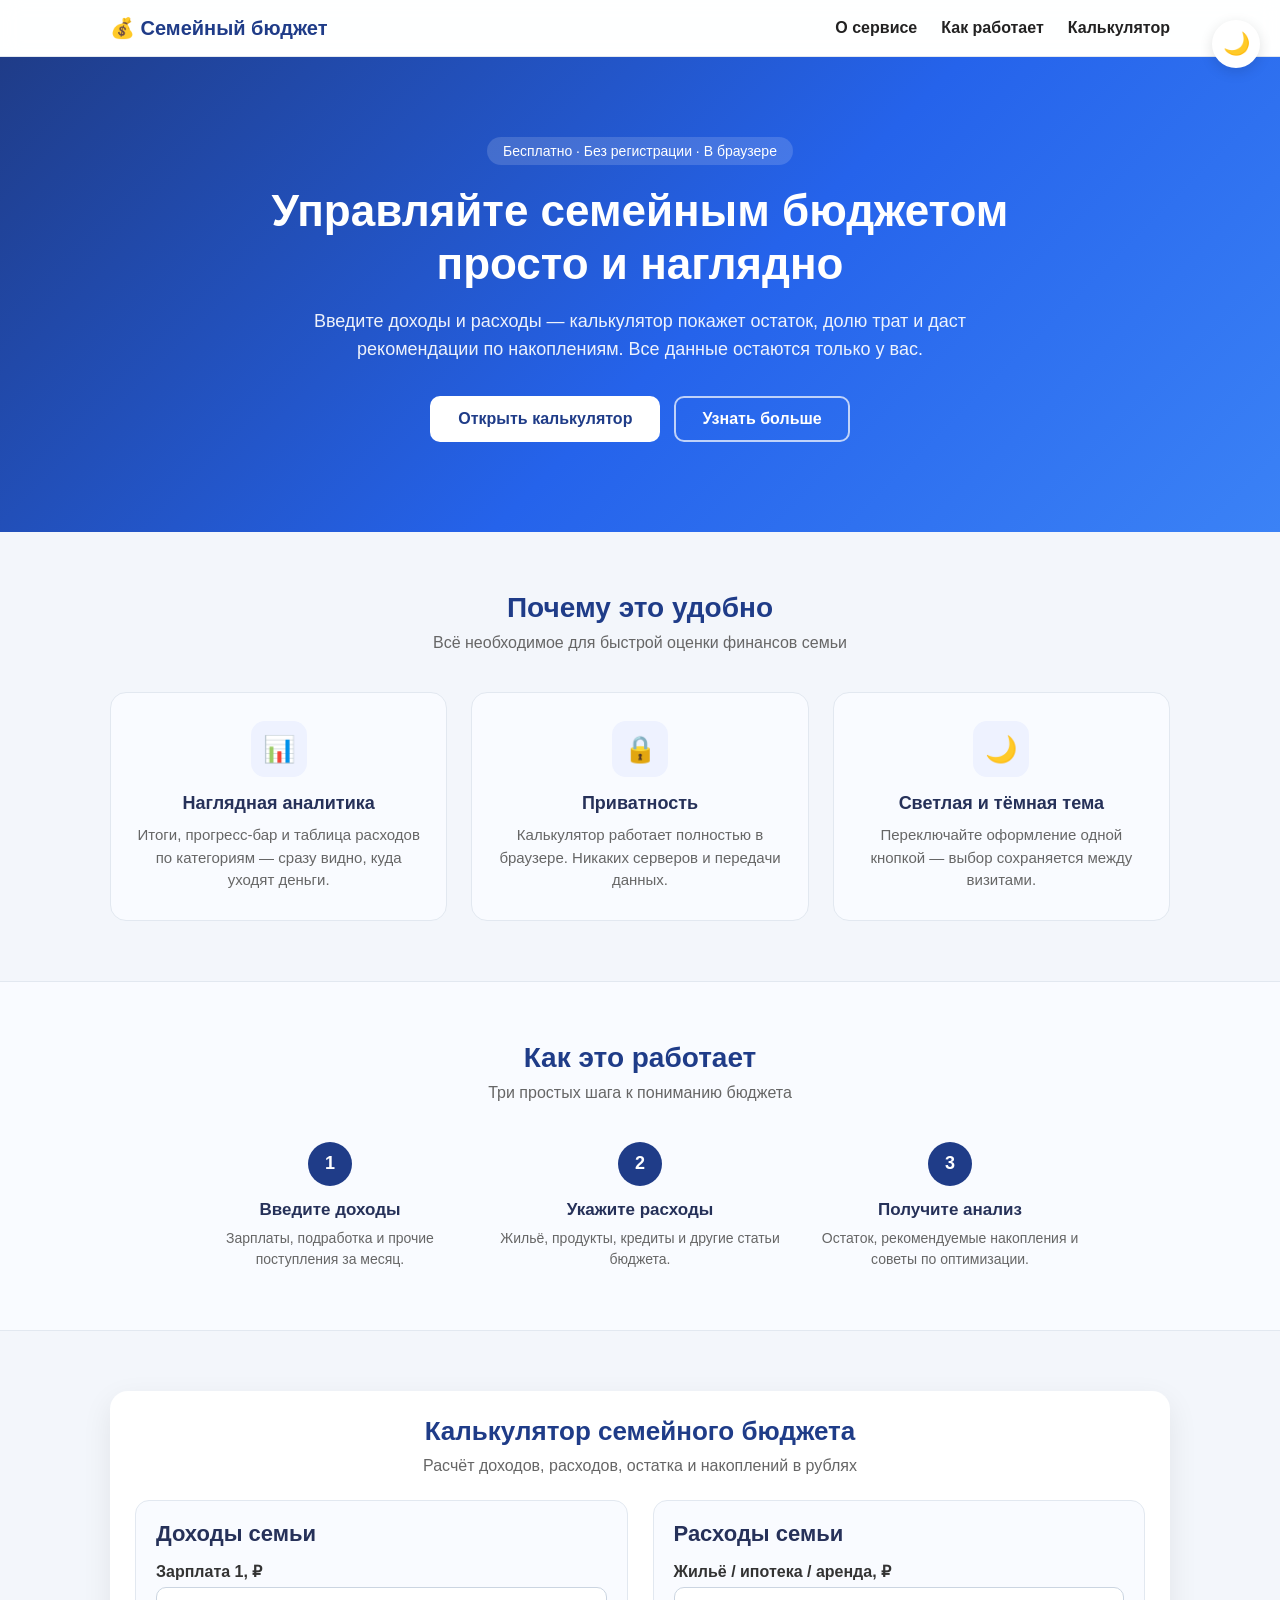
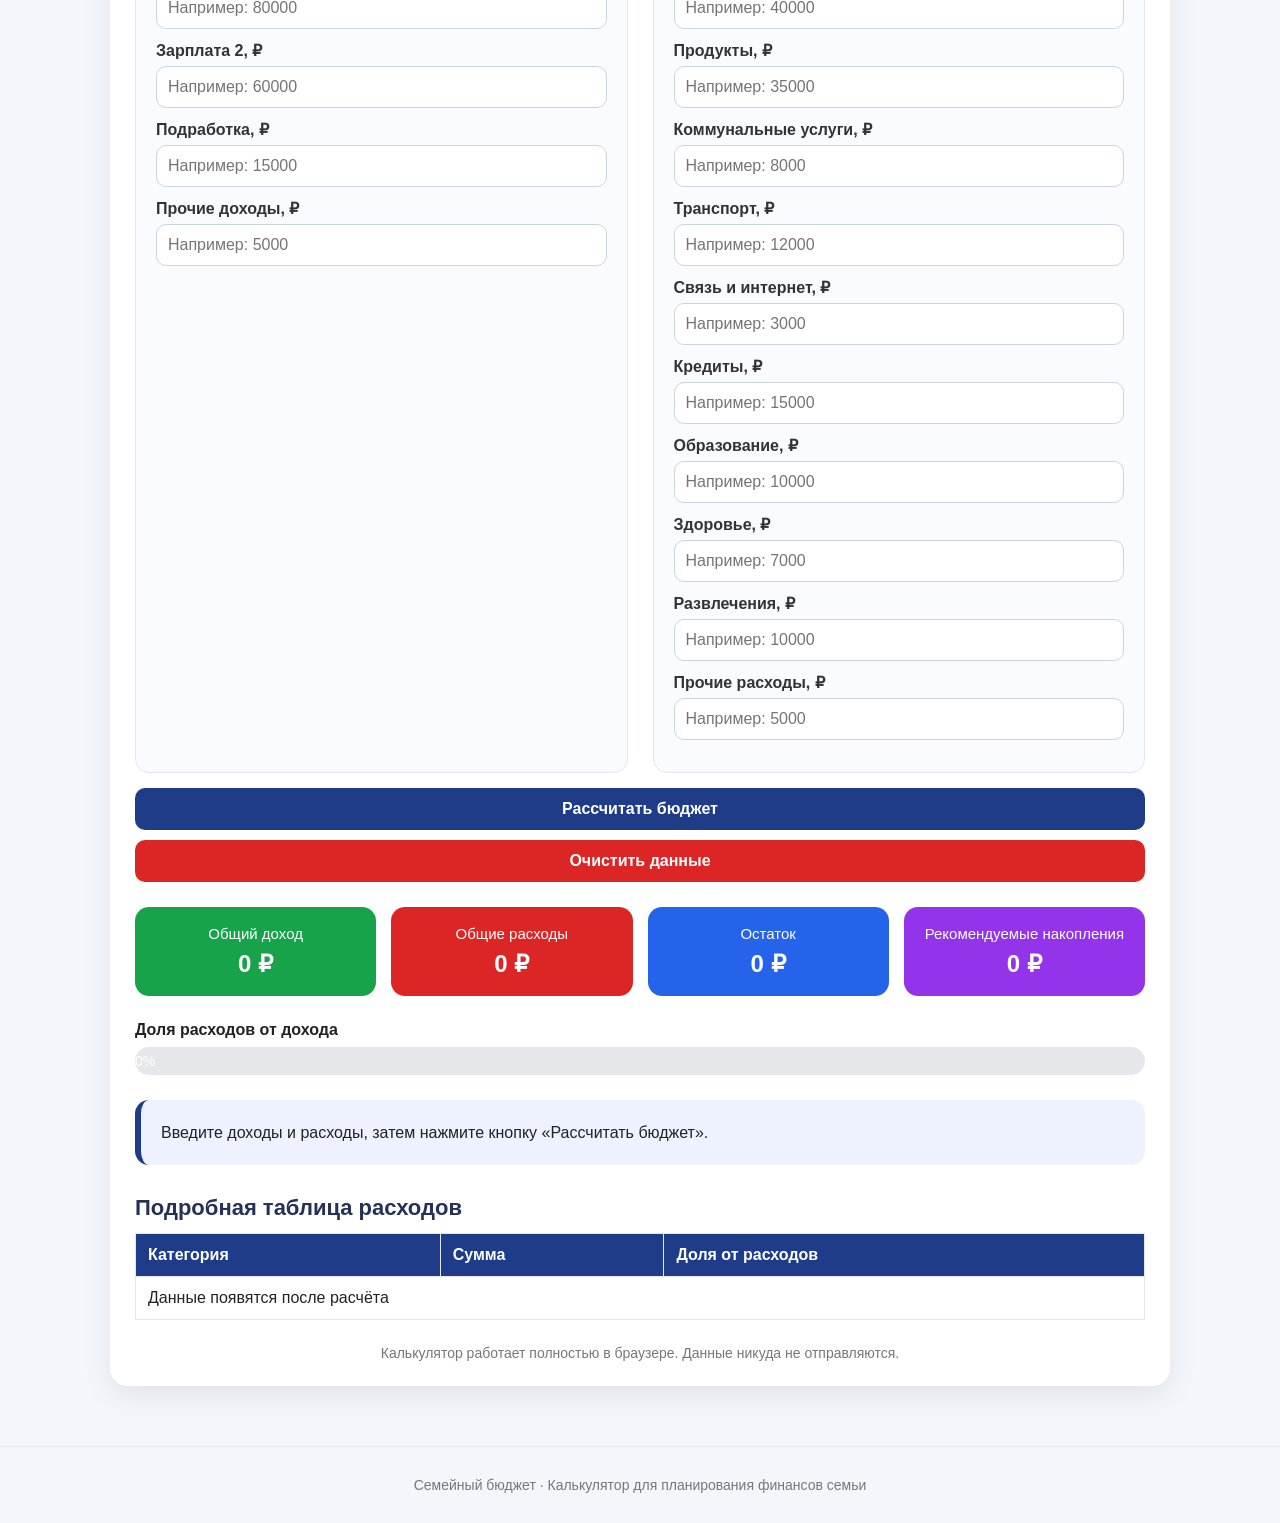
<file: index.html>
<!DOCTYPE html>
<html lang="ru">
<head>
  <meta charset="UTF-8" />
  <meta name="viewport" content="width=device-width, initial-scale=1.0" />
  <meta name="description" content="Бесплатный калькулятор семейного бюджета: расчёт доходов, расходов, остатка и накоплений в рублях." />
  <title>Семейный бюджет — калькулятор и планирование финансов</title>

  <!-- Стили проекта -->
  <link rel="stylesheet" href="css/variables.css" />
  <link rel="stylesheet" href="css/layout.css" />
  <link rel="stylesheet" href="css/landing.css" />
  <link rel="stylesheet" href="css/calculator.css" />
</head>

<body>
  <!-- Кнопка переключения темы -->
  <button
    class="theme-toggle"
    id="themeToggle"
    type="button"
    onclick="toggleTheme()"
    title="Переключить тему"
    aria-label="Переключить светлую и тёмную тему"
  >🌙</button>

  <!-- Шапка сайта с навигацией -->
  <header class="site-header">
    <div class="header-inner">
      <a class="logo" href="#">💰 Семейный бюджет</a>
      <nav class="site-nav" aria-label="Основная навигация">
        <a href="#about">О сервисе</a>
        <a href="#how">Как работает</a>
        <a href="#calculator">Калькулятор</a>
      </nav>
    </div>
  </header>

  <main>
    <!-- Приветственный лендинг -->
    <section class="hero" id="about">
      <div class="hero-inner">
        <span class="hero-badge">Бесплатно · Без регистрации · В браузере</span>
        <h1>Управляйте семейным бюджетом просто и наглядно</h1>
        <p>
          Введите доходы и расходы — калькулятор покажет остаток, долю трат
          и даст рекомендации по накоплениям. Все данные остаются только у вас.
        </p>
        <div class="hero-actions">
          <a class="btn-hero" href="#calculator">Открыть калькулятор</a>
          <a class="btn-hero-outline" href="#how">Узнать больше</a>
        </div>
      </div>
    </section>

    <!-- Блок преимуществ -->
    <section class="features">
      <h2 class="section-title">Почему это удобно</h2>
      <p class="section-subtitle">Всё необходимое для быстрой оценки финансов семьи</p>

      <div class="features-grid">
        <article class="feature-card">
          <div class="feature-icon">📊</div>
          <h3>Наглядная аналитика</h3>
          <p>Итоги, прогресс-бар и таблица расходов по категориям — сразу видно, куда уходят деньги.</p>
        </article>

        <article class="feature-card">
          <div class="feature-icon">🔒</div>
          <h3>Приватность</h3>
          <p>Калькулятор работает полностью в браузере. Никаких серверов и передачи данных.</p>
        </article>

        <article class="feature-card">
          <div class="feature-icon">🌙</div>
          <h3>Светлая и тёмная тема</h3>
          <p>Переключайте оформление одной кнопкой — выбор сохраняется между визитами.</p>
        </article>
      </div>
    </section>

    <!-- Как это работает -->
    <section class="how-it-works" id="how">
      <div class="how-inner">
        <h2 class="section-title">Как это работает</h2>
        <p class="section-subtitle">Три простых шага к пониманию бюджета</p>

        <div class="steps">
          <div class="step">
            <div class="step-number">1</div>
            <h3>Введите доходы</h3>
            <p>Зарплаты, подработка и прочие поступления за месяц.</p>
          </div>

          <div class="step">
            <div class="step-number">2</div>
            <h3>Укажите расходы</h3>
            <p>Жильё, продукты, кредиты и другие статьи бюджета.</p>
          </div>

          <div class="step">
            <div class="step-number">3</div>
            <h3>Получите анализ</h3>
            <p>Остаток, рекомендуемые накопления и советы по оптимизации.</p>
          </div>
        </div>
      </div>
    </section>

    <!-- Калькулятор семейного бюджета -->
    <section class="calculator-section" id="calculator">
      <div class="calculator-card">
        <h2>Калькулятор семейного бюджета</h2>
        <p class="subtitle">Расчёт доходов, расходов, остатка и накоплений в рублях</p>

        <div class="grid">
          <!-- Блок ввода доходов -->
          <div class="card">
            <h3>Доходы семьи</h3>

            <div class="form-group">
              <label for="salary1">Зарплата 1, ₽</label>
              <input type="number" id="salary1" placeholder="Например: 80000">
            </div>

            <div class="form-group">
              <label for="salary2">Зарплата 2, ₽</label>
              <input type="number" id="salary2" placeholder="Например: 60000">
            </div>

            <div class="form-group">
              <label for="extraIncome">Подработка, ₽</label>
              <input type="number" id="extraIncome" placeholder="Например: 15000">
            </div>

            <div class="form-group">
              <label for="otherIncome">Прочие доходы, ₽</label>
              <input type="number" id="otherIncome" placeholder="Например: 5000">
            </div>
          </div>

          <!-- Блок ввода расходов -->
          <div class="card">
            <h3>Расходы семьи</h3>

            <div class="form-group">
              <label for="housing">Жильё / ипотека / аренда, ₽</label>
              <input type="number" id="housing" placeholder="Например: 40000">
            </div>

            <div class="form-group">
              <label for="food">Продукты, ₽</label>
              <input type="number" id="food" placeholder="Например: 35000">
            </div>

            <div class="form-group">
              <label for="utilities">Коммунальные услуги, ₽</label>
              <input type="number" id="utilities" placeholder="Например: 8000">
            </div>

            <div class="form-group">
              <label for="transport">Транспорт, ₽</label>
              <input type="number" id="transport" placeholder="Например: 12000">
            </div>

            <div class="form-group">
              <label for="internet">Связь и интернет, ₽</label>
              <input type="number" id="internet" placeholder="Например: 3000">
            </div>

            <div class="form-group">
              <label for="loans">Кредиты, ₽</label>
              <input type="number" id="loans" placeholder="Например: 15000">
            </div>

            <div class="form-group">
              <label for="education">Образование, ₽</label>
              <input type="number" id="education" placeholder="Например: 10000">
            </div>

            <div class="form-group">
              <label for="health">Здоровье, ₽</label>
              <input type="number" id="health" placeholder="Например: 7000">
            </div>

            <div class="form-group">
              <label for="entertainment">Развлечения, ₽</label>
              <input type="number" id="entertainment" placeholder="Например: 10000">
            </div>

            <div class="form-group">
              <label for="otherExpenses">Прочие расходы, ₽</label>
              <input type="number" id="otherExpenses" placeholder="Например: 5000">
            </div>
          </div>
        </div>

        <!-- Кнопки управления -->
        <button class="btn-main" type="button" onclick="calculateBudget()">Рассчитать бюджет</button>
        <button class="btn-reset" type="button" onclick="resetCalculator()">Очистить данные</button>

        <!-- Итоговые показатели -->
        <div class="results">
          <div class="result-box income-box">
            <h4>Общий доход</h4>
            <p id="totalIncome">0 ₽</p>
          </div>

          <div class="result-box expense-box">
            <h4>Общие расходы</h4>
            <p id="totalExpenses">0 ₽</p>
          </div>

          <div class="result-box balance-box">
            <h4>Остаток</h4>
            <p id="balance">0 ₽</p>
          </div>

          <div class="result-box saving-box">
            <h4>Рекомендуемые накопления</h4>
            <p id="recommendedSavings">0 ₽</p>
          </div>
        </div>

        <!-- Прогресс-бар -->
        <div class="progress-wrapper">
          <div class="progress-title">Доля расходов от дохода</div>
          <div class="progress-bar">
            <div class="progress-fill" id="expenseProgress">0%</div>
          </div>
        </div>

        <!-- Текстовый анализ -->
        <div class="analysis" id="analysis">
          Введите доходы и расходы, затем нажмите кнопку «Рассчитать бюджет».
        </div>

        <!-- Таблица расходов -->
        <div class="table-section">
          <h3>Подробная таблица расходов</h3>
          <table>
            <thead>
              <tr>
                <th>Категория</th>
                <th>Сумма</th>
                <th>Доля от расходов</th>
              </tr>
            </thead>
            <tbody id="expenseTable">
              <tr>
                <td colspan="3">Данные появятся после расчёта</td>
              </tr>
            </tbody>
          </table>
        </div>

        <p class="calculator-note">
          Калькулятор работает полностью в браузере. Данные никуда не отправляются.
        </p>
      </div>
    </section>
  </main>

  <!-- Подвал -->
  <footer class="site-footer">
    <p>Семейный бюджет · Калькулятор для планирования финансов семьи</p>
  </footer>

  <!-- Скрипты -->
  <script src="js/theme.js"></script>
  <script src="js/calculator.js"></script>
</body>
</html>
</file>
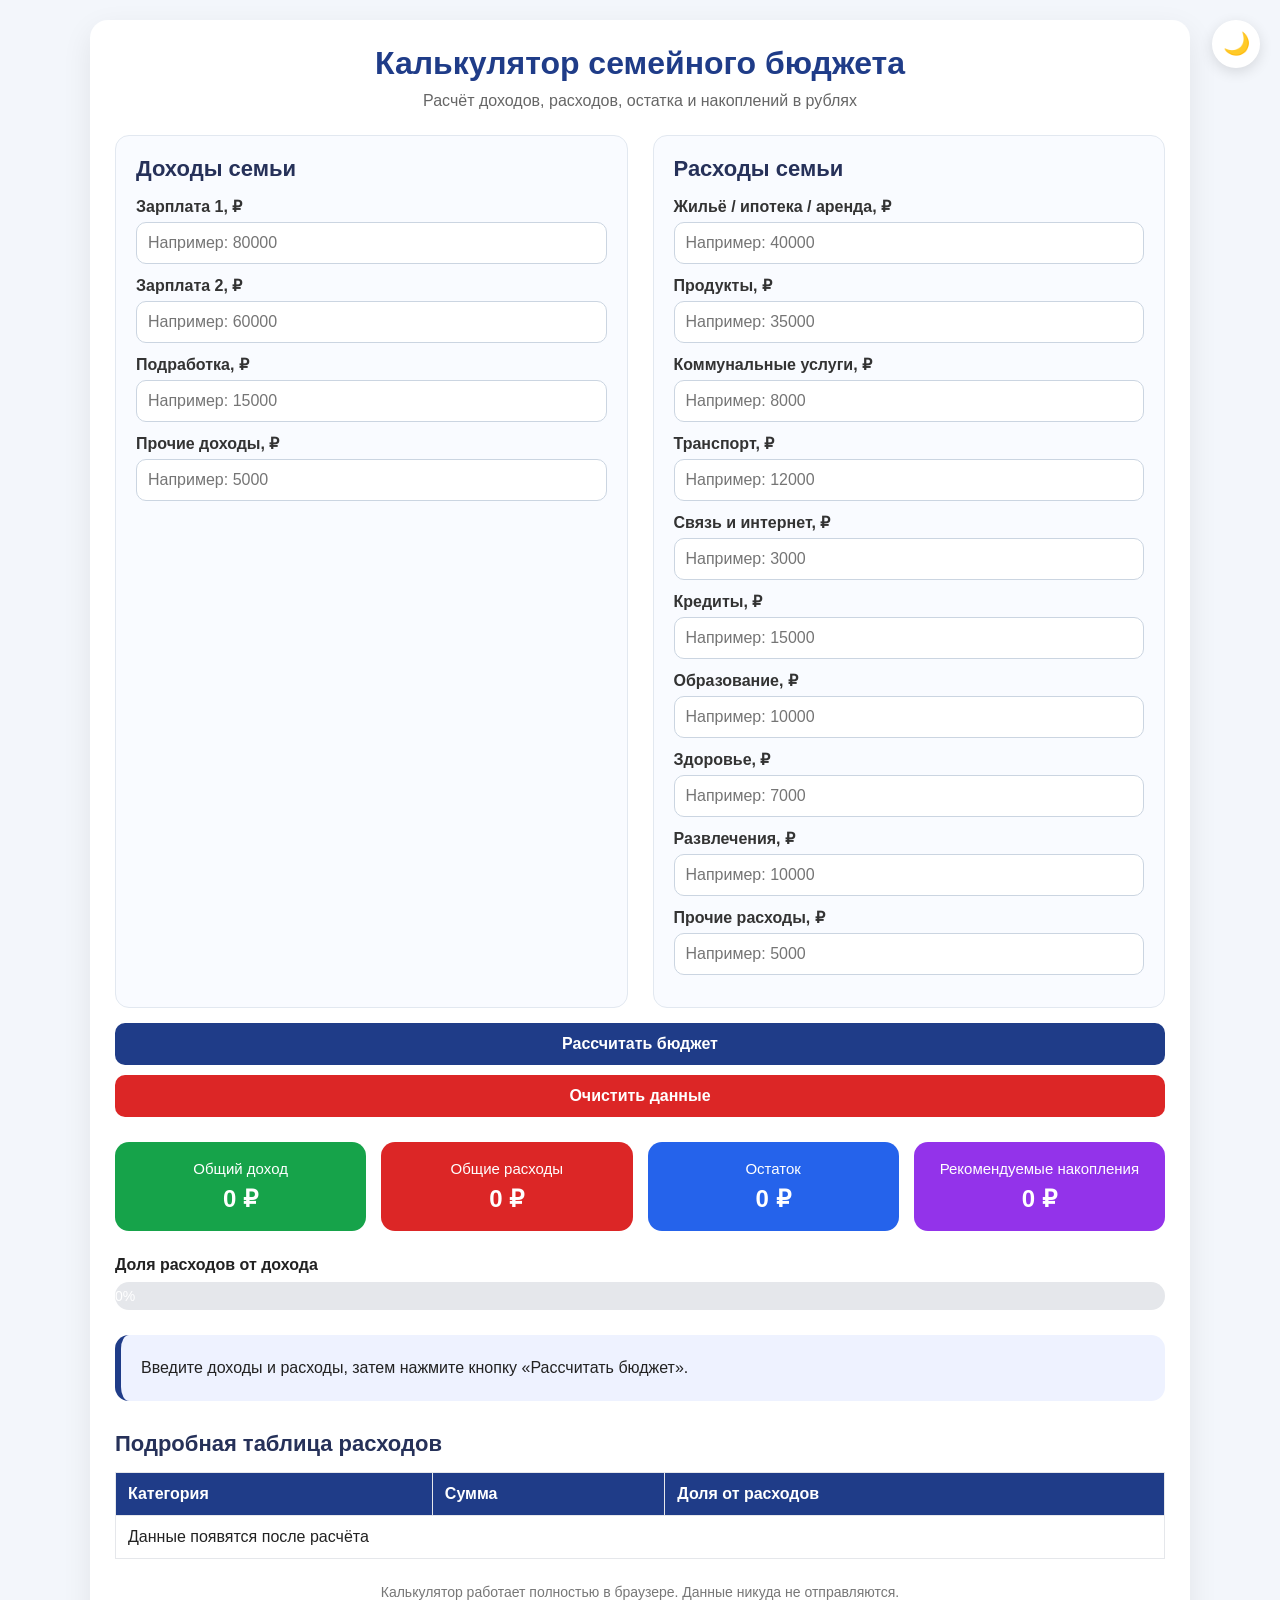
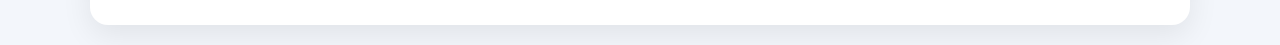
<file: калькулятор.html>
<!DOCTYPE html>
<html lang="ru">
<head>
  <meta charset="UTF-8" />
  <meta name="viewport" content="width=device-width, initial-scale=1.0" />
  <title>Калькулятор семейного бюджета</title>

  <style>
    /* ============================================
       CSS-переменные для светлой и тёмной темы
       ============================================ */
    :root {
      --bg-page: #f3f6fb;
      --text-main: #222;
      --bg-container: #ffffff;
      --shadow-container: rgba(0, 0, 0, 0.08);
      --color-heading: #1f3c88;
      --color-subtitle: #666;
      --bg-card: #f9fbff;
      --border-card: #e2e8f0;
      --color-h2: #263159;
      --color-label: #333;
      --bg-input: #ffffff;
      --border-input: #cbd5e1;
      --color-input-text: #222;
      --focus-border: #1f3c88;
      --focus-shadow: rgba(31, 60, 136, 0.15);
      --bg-analysis: #eef2ff;
      --border-analysis: #1f3c88;
      --bg-progress: #e5e7eb;
      --border-table: #e5e7eb;
      --bg-table-head: #1f3c88;
      --bg-table-row-even: #f8fafc;
      --color-footer: #777;
      --bg-theme-btn: #ffffff;
      --color-theme-btn: #1f3c88;
      --shadow-theme-btn: rgba(0, 0, 0, 0.12);
    }

    /* Тёмная тема — переопределяем переменные */
    [data-theme="dark"] {
      --bg-page: #0f172a;
      --text-main: #e2e8f0;
      --bg-container: #1e293b;
      --shadow-container: rgba(0, 0, 0, 0.35);
      --color-heading: #93c5fd;
      --color-subtitle: #94a3b8;
      --bg-card: #334155;
      --border-card: #475569;
      --color-h2: #e2e8f0;
      --color-label: #cbd5e1;
      --bg-input: #1e293b;
      --border-input: #64748b;
      --color-input-text: #f1f5f9;
      --focus-border: #60a5fa;
      --focus-shadow: rgba(96, 165, 250, 0.25);
      --bg-analysis: #1e3a5f;
      --border-analysis: #60a5fa;
      --bg-progress: #475569;
      --border-table: #475569;
      --bg-table-head: #1e40af;
      --bg-table-row-even: #2d3f56;
      --color-footer: #94a3b8;
      --bg-theme-btn: #334155;
      --color-theme-btn: #fbbf24;
      --shadow-theme-btn: rgba(0, 0, 0, 0.4);
    }

    * {
      box-sizing: border-box;
      margin: 0;
      padding: 0;
      font-family: Arial, sans-serif;
    }

    body {
      background: var(--bg-page);
      color: var(--text-main);
      padding: 20px;
      transition: background 0.3s, color 0.3s;
    }

    /* Кнопка переключения темы — фиксирована в правом верхнем углу */
    .theme-toggle {
      position: fixed;
      top: 20px;
      right: 20px;
      z-index: 1000;
      width: 48px;
      height: 48px;
      border-radius: 50%;
      border: none;
      cursor: pointer;
      background: var(--bg-theme-btn);
      color: var(--color-theme-btn);
      box-shadow: 0 4px 14px var(--shadow-theme-btn);
      font-size: 22px;
      display: flex;
      align-items: center;
      justify-content: center;
      transition: background 0.3s, color 0.3s, transform 0.2s;
    }

    .theme-toggle:hover {
      transform: scale(1.08);
    }

    .theme-toggle:active {
      transform: scale(0.95);
    }

    .container {
      max-width: 1100px;
      margin: 0 auto;
      background: var(--bg-container);
      border-radius: 18px;
      padding: 25px;
      box-shadow: 0 10px 30px var(--shadow-container);
      transition: background 0.3s, box-shadow 0.3s;
    }

    h1 {
      text-align: center;
      margin-bottom: 10px;
      color: var(--color-heading);
      transition: color 0.3s;
    }

    .subtitle {
      text-align: center;
      color: var(--color-subtitle);
      margin-bottom: 25px;
      transition: color 0.3s;
    }

    .grid {
      display: grid;
      grid-template-columns: 1fr 1fr;
      gap: 25px;
    }

    .card {
      background: var(--bg-card);
      border-radius: 14px;
      padding: 20px;
      border: 1px solid var(--border-card);
      transition: background 0.3s, border-color 0.3s;
    }

    h2 {
      margin-bottom: 15px;
      color: var(--color-h2);
      font-size: 22px;
      transition: color 0.3s;
    }

    .form-group {
      margin-bottom: 12px;
    }

    label {
      display: block;
      margin-bottom: 6px;
      font-weight: bold;
      color: var(--color-label);
      transition: color 0.3s;
    }

    input {
      width: 100%;
      padding: 11px;
      border-radius: 10px;
      border: 1px solid var(--border-input);
      background: var(--bg-input);
      color: var(--color-input-text);
      font-size: 16px;
      transition: background 0.3s, border-color 0.3s, color 0.3s;
    }

    input:focus {
      outline: none;
      border-color: var(--focus-border);
      box-shadow: 0 0 0 2px var(--focus-shadow);
    }

    button {
      border: none;
      cursor: pointer;
      border-radius: 10px;
      padding: 12px 16px;
      font-size: 16px;
      font-weight: bold;
      transition: 0.2s;
    }

    .btn-main {
      width: 100%;
      background: #1f3c88;
      color: white;
      margin-top: 15px;
    }

    .btn-main:hover {
      background: #152b63;
    }

    .btn-reset {
      width: 100%;
      background: #dc2626;
      color: white;
      margin-top: 10px;
    }

    .btn-reset:hover {
      background: #991b1b;
    }

    .results {
      margin-top: 25px;
      display: grid;
      grid-template-columns: repeat(4, 1fr);
      gap: 15px;
    }

    .result-box {
      padding: 18px;
      border-radius: 14px;
      color: white;
      text-align: center;
    }

    .income-box {
      background: #16a34a;
    }

    .expense-box {
      background: #dc2626;
    }

    .balance-box {
      background: #2563eb;
    }

    .saving-box {
      background: #9333ea;
    }

    .result-box h3 {
      font-size: 15px;
      margin-bottom: 8px;
      font-weight: normal;
    }

    .result-box p {
      font-size: 24px;
      font-weight: bold;
    }

    .analysis {
      margin-top: 25px;
      padding: 20px;
      border-radius: 14px;
      background: var(--bg-analysis);
      border-left: 6px solid var(--border-analysis);
      line-height: 1.6;
      transition: background 0.3s, border-color 0.3s;
    }

    .progress-wrapper {
      margin-top: 25px;
    }

    .progress-title {
      margin-bottom: 8px;
      font-weight: bold;
    }

    .progress-bar {
      width: 100%;
      height: 28px;
      background: var(--bg-progress);
      border-radius: 20px;
      overflow: hidden;
      transition: background 0.3s;
    }

    .progress-fill {
      height: 100%;
      width: 0%;
      background: #16a34a;
      color: white;
      text-align: center;
      line-height: 28px;
      font-size: 14px;
      transition: 0.4s;
    }

    .table-section {
      margin-top: 30px;
      overflow-x: auto;
    }

    table {
      width: 100%;
      border-collapse: collapse;
      margin-top: 12px;
    }

    th, td {
      border: 1px solid var(--border-table);
      padding: 12px;
      text-align: left;
      transition: background 0.3s, border-color 0.3s;
    }

    th {
      background: var(--bg-table-head);
      color: white;
    }

    tr:nth-child(even) {
      background: var(--bg-table-row-even);
    }

    .footer {
      text-align: center;
      margin-top: 25px;
      color: var(--color-footer);
      font-size: 14px;
      transition: color 0.3s;
    }

    @media (max-width: 900px) {
      .grid,
      .results {
        grid-template-columns: 1fr;
      }

      .container {
        padding: 18px;
      }
    }
  </style>
</head>

<body>
  <!-- Кнопка переключения темы: солнце = сейчас тёмная, луна = сейчас светлая -->
  <button
    class="theme-toggle"
    id="themeToggle"
    type="button"
    onclick="toggleTheme()"
    title="Переключить тему"
    aria-label="Переключить светлую и тёмную тему"
  >🌙</button>

  <div class="container">
    <!-- Заголовок страницы -->
    <h1>Калькулятор семейного бюджета</h1>
    <p class="subtitle">Расчёт доходов, расходов, остатка и накоплений в рублях</p>

    <div class="grid">
      <!-- Блок ввода доходов -->
      <div class="card">
        <h2>Доходы семьи</h2>

        <div class="form-group">
          <label>Зарплата 1, ₽</label>
          <input type="number" id="salary1" placeholder="Например: 80000">
        </div>

        <div class="form-group">
          <label>Зарплата 2, ₽</label>
          <input type="number" id="salary2" placeholder="Например: 60000">
        </div>

        <div class="form-group">
          <label>Подработка, ₽</label>
          <input type="number" id="extraIncome" placeholder="Например: 15000">
        </div>

        <div class="form-group">
          <label>Прочие доходы, ₽</label>
          <input type="number" id="otherIncome" placeholder="Например: 5000">
        </div>
      </div>

      <!-- Блок ввода расходов -->
      <div class="card">
        <h2>Расходы семьи</h2>

        <div class="form-group">
          <label>Жильё / ипотека / аренда, ₽</label>
          <input type="number" id="housing" placeholder="Например: 40000">
        </div>

        <div class="form-group">
          <label>Продукты, ₽</label>
          <input type="number" id="food" placeholder="Например: 35000">
        </div>

        <div class="form-group">
          <label>Коммунальные услуги, ₽</label>
          <input type="number" id="utilities" placeholder="Например: 8000">
        </div>

        <div class="form-group">
          <label>Транспорт, ₽</label>
          <input type="number" id="transport" placeholder="Например: 12000">
        </div>

        <div class="form-group">
          <label>Связь и интернет, ₽</label>
          <input type="number" id="internet" placeholder="Например: 3000">
        </div>

        <div class="form-group">
          <label>Кредиты, ₽</label>
          <input type="number" id="loans" placeholder="Например: 15000">
        </div>

        <div class="form-group">
          <label>Образование, ₽</label>
          <input type="number" id="education" placeholder="Например: 10000">
        </div>

        <div class="form-group">
          <label>Здоровье, ₽</label>
          <input type="number" id="health" placeholder="Например: 7000">
        </div>

        <div class="form-group">
          <label>Развлечения, ₽</label>
          <input type="number" id="entertainment" placeholder="Например: 10000">
        </div>

        <div class="form-group">
          <label>Прочие расходы, ₽</label>
          <input type="number" id="otherExpenses" placeholder="Например: 5000">
        </div>
      </div>
    </div>

    <!-- Кнопки управления расчётом -->
    <button class="btn-main" onclick="calculateBudget()">Рассчитать бюджет</button>
    <button class="btn-reset" onclick="resetCalculator()">Очистить данные</button>

    <!-- Итоговые показатели бюджета -->
    <div class="results">
      <div class="result-box income-box">
        <h3>Общий доход</h3>
        <p id="totalIncome">0 ₽</p>
      </div>

      <div class="result-box expense-box">
        <h3>Общие расходы</h3>
        <p id="totalExpenses">0 ₽</p>
      </div>

      <div class="result-box balance-box">
        <h3>Остаток</h3>
        <p id="balance">0 ₽</p>
      </div>

      <div class="result-box saving-box">
        <h3>Рекомендуемые накопления</h3>
        <p id="recommendedSavings">0 ₽</p>
      </div>
    </div>

    <!-- Прогресс-бар: доля расходов от дохода -->
    <div class="progress-wrapper">
      <div class="progress-title">Доля расходов от дохода</div>
      <div class="progress-bar">
        <div class="progress-fill" id="expenseProgress">0%</div>
      </div>
    </div>

    <!-- Текстовый анализ бюджета -->
    <div class="analysis" id="analysis">
      Введите доходы и расходы, затем нажмите кнопку «Рассчитать бюджет».
    </div>

    <!-- Таблица с разбивкой расходов по категориям -->
    <div class="table-section">
      <h2>Подробная таблица расходов</h2>
      <table>
        <thead>
          <tr>
            <th>Категория</th>
            <th>Сумма</th>
            <th>Доля от расходов</th>
          </tr>
        </thead>
        <tbody id="expenseTable">
          <tr>
            <td colspan="3">Данные появятся после расчёта</td>
          </tr>
        </tbody>
      </table>
    </div>

    <div class="footer">
      Калькулятор работает полностью в браузере. Данные никуда не отправляются.
    </div>
  </div>

  <script>
    /* ============================================
       Переключение светлой / тёмной темы
       ============================================ */

    // Ключ для сохранения выбора темы в браузере
    const THEME_STORAGE_KEY = "budget-calculator-theme";

    // Применяем тему к <html> и обновляем иконку кнопки
    function applyTheme(theme) {
      document.documentElement.setAttribute("data-theme", theme);

      const toggleBtn = document.getElementById("themeToggle");
      // В светлой теме показываем луну (переключить на тёмную)
      // В тёмной теме показываем солнце (переключить на светлую)
      toggleBtn.textContent = theme === "dark" ? "☀️" : "🌙";
      toggleBtn.title = theme === "dark" ? "Включить светлую тему" : "Включить тёмную тему";
    }

    // Переключение темы по клику на кнопку
    function toggleTheme() {
      const current = document.documentElement.getAttribute("data-theme") || "light";
      const next = current === "dark" ? "light" : "dark";

      applyTheme(next);
      localStorage.setItem(THEME_STORAGE_KEY, next);
    }

    // Загружаем сохранённую тему при открытии страницы
    (function initTheme() {
      const saved = localStorage.getItem(THEME_STORAGE_KEY);

      // Если пользователь уже выбирал тему — используем её
      if (saved === "dark" || saved === "light") {
        applyTheme(saved);
        return;
      }

      // Иначе подстраиваемся под системные настройки ОС
      const prefersDark = window.matchMedia("(prefers-color-scheme: dark)").matches;
      applyTheme(prefersDark ? "dark" : "light");
    })();

    /* ============================================
       Логика калькулятора бюджета
       ============================================ */

    function getValue(id) {
      return Number(document.getElementById(id).value) || 0;
    }

    function formatRubles(amount) {
      return amount.toLocaleString("ru-RU") + " ₽";
    }

    function calculateBudget() {
      const incomes = {
        salary1: getValue("salary1"),
        salary2: getValue("salary2"),
        extraIncome: getValue("extraIncome"),
        otherIncome: getValue("otherIncome")
      };

      const expenses = {
        "Жильё / ипотека / аренда": getValue("housing"),
        "Продукты": getValue("food"),
        "Коммунальные услуги": getValue("utilities"),
        "Транспорт": getValue("transport"),
        "Связь и интернет": getValue("internet"),
        "Кредиты": getValue("loans"),
        "Образование": getValue("education"),
        "Здоровье": getValue("health"),
        "Развлечения": getValue("entertainment"),
        "Прочие расходы": getValue("otherExpenses")
      };

      const totalIncome =
        incomes.salary1 +
        incomes.salary2 +
        incomes.extraIncome +
        incomes.otherIncome;

      let totalExpenses = 0;

      for (let category in expenses) {
        totalExpenses += expenses[category];
      }

      const balance = totalIncome - totalExpenses;
      const recommendedSavings = totalIncome * 0.1;
      const expensePercent = totalIncome > 0 ? (totalExpenses / totalIncome) * 100 : 0;

      document.getElementById("totalIncome").textContent = formatRubles(totalIncome);
      document.getElementById("totalExpenses").textContent = formatRubles(totalExpenses);
      document.getElementById("balance").textContent = formatRubles(balance);
      document.getElementById("recommendedSavings").textContent = formatRubles(recommendedSavings);

      const progress = document.getElementById("expenseProgress");
      const roundedPercent = Math.min(expensePercent, 100).toFixed(0);

      progress.style.width = roundedPercent + "%";
      progress.textContent = expensePercent.toFixed(1) + "%";

      if (expensePercent <= 50) {
        progress.style.background = "#16a34a";
      } else if (expensePercent <= 80) {
        progress.style.background = "#f59e0b";
      } else {
        progress.style.background = "#dc2626";
      }

      createExpenseTable(expenses, totalExpenses);
      createAnalysis(totalIncome, totalExpenses, balance, recommendedSavings, expensePercent);
    }

    function createExpenseTable(expenses, totalExpenses) {
      const table = document.getElementById("expenseTable");
      table.innerHTML = "";

      for (let category in expenses) {
        const amount = expenses[category];

        if (amount > 0) {
          const percent = totalExpenses > 0 ? (amount / totalExpenses) * 100 : 0;

          const row = `
            <tr>
              <td>${category}</td>
              <td>${formatRubles(amount)}</td>
              <td>${percent.toFixed(1)}%</td>
            </tr>
          `;

          table.innerHTML += row;
        }
      }

      if (table.innerHTML === "") {
        table.innerHTML = `
          <tr>
            <td colspan="3">Расходы не указаны</td>
          </tr>
        `;
      }
    }

    function createAnalysis(totalIncome, totalExpenses, balance, recommendedSavings, expensePercent) {
      const analysis = document.getElementById("analysis");

      let text = "";

      if (totalIncome <= 0) {
        text = "Укажите хотя бы один источник дохода, чтобы получить анализ бюджета.";
      } else if (balance > 0) {
        text = `
          Ваш семейный бюджет в плюсе. После всех расходов остаётся 
          <strong>${formatRubles(balance)}</strong>. 
          Рекомендуется откладывать минимум 10% дохода — 
          <strong>${formatRubles(recommendedSavings)}</strong> в месяц.
        `;

        if (expensePercent <= 50) {
          text += " У вас хороший уровень расходов: семья тратит меньше половины дохода.";
        } else if (expensePercent <= 80) {
          text += " Расходы находятся на среднем уровне. Желательно следить за необязательными тратами.";
        } else {
          text += " Расходы занимают слишком большую часть дохода. Лучше пересмотреть крупные статьи бюджета.";
        }
      } else if (balance === 0) {
        text = `
          Ваш бюджет полностью сбалансирован: доходы равны расходам. 
          Но накоплений не остаётся. Желательно сократить часть расходов или увеличить доход.
        `;
      } else {
        text = `
          Ваш бюджет в минусе на <strong>${formatRubles(Math.abs(balance))}</strong>. 
          Расходы превышают доходы. Рекомендуется срочно пересмотреть траты, особенно кредиты, развлечения и прочие расходы.
        `;
      }

      analysis.innerHTML = text;
    }

    function resetCalculator() {
      const inputs = document.querySelectorAll("input");

      inputs.forEach(input => {
        input.value = "";
      });

      document.getElementById("totalIncome").textContent = "0 ₽";
      document.getElementById("totalExpenses").textContent = "0 ₽";
      document.getElementById("balance").textContent = "0 ₽";
      document.getElementById("recommendedSavings").textContent = "0 ₽";

      const progress = document.getElementById("expenseProgress");
      progress.style.width = "0%";
      progress.textContent = "0%";

      document.getElementById("analysis").textContent =
        "Введите доходы и расходы, затем нажмите кнопку «Рассчитать бюджет».";

      document.getElementById("expenseTable").innerHTML = `
        <tr>
          <td colspan="3">Данные появятся после расчёта</td>
        </tr>
      `;
    }
  </script>
</body>
</html>
</file>
<file: css/variables.css>
/* ============================================
   CSS-переменные: светлая и тёмная тема
   ============================================ */
:root {
  --bg-page: #f3f6fb;
  --text-main: #222;
  --bg-container: #ffffff;
  --shadow-container: rgba(0, 0, 0, 0.08);
  --color-heading: #1f3c88;
  --color-subtitle: #666;
  --bg-card: #f9fbff;
  --border-card: #e2e8f0;
  --color-h2: #263159;
  --color-label: #333;
  --bg-input: #ffffff;
  --border-input: #cbd5e1;
  --color-input-text: #222;
  --focus-border: #1f3c88;
  --focus-shadow: rgba(31, 60, 136, 0.15);
  --bg-analysis: #eef2ff;
  --border-analysis: #1f3c88;
  --bg-progress: #e5e7eb;
  --border-table: #e5e7eb;
  --bg-table-head: #1f3c88;
  --bg-table-row-even: #f8fafc;
  --color-footer: #777;
  --bg-theme-btn: #ffffff;
  --color-theme-btn: #1f3c88;
  --shadow-theme-btn: rgba(0, 0, 0, 0.12);
  --bg-header: rgba(255, 255, 255, 0.92);
  --border-header: #e2e8f0;
  --bg-hero: linear-gradient(135deg, #1f3c88 0%, #2563eb 55%, #3b82f6 100%);
  --bg-feature-icon: #eef2ff;
  --color-accent: #2563eb;
}

/* Тёмная тема */
[data-theme="dark"] {
  --bg-page: #0f172a;
  --text-main: #e2e8f0;
  --bg-container: #1e293b;
  --shadow-container: rgba(0, 0, 0, 0.35);
  --color-heading: #93c5fd;
  --color-subtitle: #94a3b8;
  --bg-card: #334155;
  --border-card: #475569;
  --color-h2: #e2e8f0;
  --color-label: #cbd5e1;
  --bg-input: #1e293b;
  --border-input: #64748b;
  --color-input-text: #f1f5f9;
  --focus-border: #60a5fa;
  --focus-shadow: rgba(96, 165, 250, 0.25);
  --bg-analysis: #1e3a5f;
  --border-analysis: #60a5fa;
  --bg-progress: #475569;
  --border-table: #475569;
  --bg-table-head: #1e40af;
  --bg-table-row-even: #2d3f56;
  --color-footer: #94a3b8;
  --bg-theme-btn: #334155;
  --color-theme-btn: #fbbf24;
  --shadow-theme-btn: rgba(0, 0, 0, 0.4);
  --bg-header: rgba(15, 23, 42, 0.92);
  --border-header: #334155;
  --bg-hero: linear-gradient(135deg, #0f172a 0%, #1e3a5f 50%, #1e40af 100%);
  --bg-feature-icon: #1e3a5f;
  --color-accent: #60a5fa;
}
</file>
<file: css/layout.css>
/* ============================================
   Базовая вёрстка и общие компоненты
   ============================================ */
* {
  box-sizing: border-box;
  margin: 0;
  padding: 0;
  font-family: Arial, sans-serif;
}

html {
  scroll-behavior: smooth;
}

body {
  background: var(--bg-page);
  color: var(--text-main);
  transition: background 0.3s, color 0.3s;
}

/* Кнопка переключения темы — правый верхний угол */
.theme-toggle {
  position: fixed;
  top: 20px;
  right: 20px;
  z-index: 1000;
  width: 48px;
  height: 48px;
  border-radius: 50%;
  border: none;
  cursor: pointer;
  background: var(--bg-theme-btn);
  color: var(--color-theme-btn);
  box-shadow: 0 4px 14px var(--shadow-theme-btn);
  font-size: 22px;
  display: flex;
  align-items: center;
  justify-content: center;
  transition: background 0.3s, color 0.3s, transform 0.2s;
}

.theme-toggle:hover {
  transform: scale(1.08);
}

.theme-toggle:active {
  transform: scale(0.95);
}

/* Шапка сайта */
.site-header {
  position: sticky;
  top: 0;
  z-index: 100;
  background: var(--bg-header);
  backdrop-filter: blur(10px);
  border-bottom: 1px solid var(--border-header);
  transition: background 0.3s, border-color 0.3s;
}

.header-inner {
  max-width: 1100px;
  margin: 0 auto;
  padding: 16px 20px;
  display: flex;
  align-items: center;
  justify-content: space-between;
  gap: 20px;
}

.logo {
  font-size: 20px;
  font-weight: bold;
  color: var(--color-heading);
  text-decoration: none;
  transition: color 0.3s;
}

.site-nav {
  display: flex;
  gap: 24px;
}

.site-nav a {
  color: var(--text-main);
  text-decoration: none;
  font-weight: 600;
  transition: color 0.2s;
}

.site-nav a:hover {
  color: var(--color-accent);
}

/* Общие кнопки */
button {
  border: none;
  cursor: pointer;
  border-radius: 10px;
  padding: 12px 16px;
  font-size: 16px;
  font-weight: bold;
  transition: 0.2s;
}

.btn-primary {
  display: inline-block;
  background: #1f3c88;
  color: white;
  text-decoration: none;
  border-radius: 10px;
  padding: 14px 28px;
  font-size: 16px;
  font-weight: bold;
  transition: background 0.2s, transform 0.2s;
}

.btn-primary:hover {
  background: #152b63;
  transform: translateY(-2px);
}

/* Подвал */
.site-footer {
  text-align: center;
  padding: 30px 20px;
  color: var(--color-footer);
  font-size: 14px;
  border-top: 1px solid var(--border-header);
  margin-top: 40px;
  transition: color 0.3s, border-color 0.3s;
}

@media (max-width: 600px) {
  .site-nav {
    gap: 14px;
    font-size: 14px;
  }

  .header-inner {
    padding-right: 70px;
  }
}
</file>
<file: css/landing.css>
/* ============================================
   Стили приветственного лендинга
   ============================================ */

/* Герой-блок: главный экран */
.hero {
  background: var(--bg-hero);
  color: white;
  padding: 80px 20px 90px;
  text-align: center;
  transition: background 0.3s;
}

.hero-inner {
  max-width: 760px;
  margin: 0 auto;
}

.hero-badge {
  display: inline-block;
  background: rgba(255, 255, 255, 0.15);
  padding: 6px 16px;
  border-radius: 20px;
  font-size: 14px;
  margin-bottom: 20px;
}

.hero h1 {
  font-size: clamp(28px, 5vw, 44px);
  margin-bottom: 16px;
  line-height: 1.2;
}

.hero p {
  font-size: 18px;
  line-height: 1.6;
  opacity: 0.92;
  margin-bottom: 32px;
}

.hero-actions {
  display: flex;
  gap: 14px;
  justify-content: center;
  flex-wrap: wrap;
}

.btn-hero {
  background: white;
  color: #1f3c88;
  text-decoration: none;
  border-radius: 10px;
  padding: 14px 28px;
  font-weight: bold;
  transition: transform 0.2s, box-shadow 0.2s;
}

.btn-hero:hover {
  transform: translateY(-2px);
  box-shadow: 0 8px 20px rgba(0, 0, 0, 0.2);
}

.btn-hero-outline {
  background: transparent;
  color: white;
  border: 2px solid rgba(255, 255, 255, 0.7);
  text-decoration: none;
  border-radius: 10px;
  padding: 12px 26px;
  font-weight: bold;
  transition: background 0.2s, border-color 0.2s;
}

.btn-hero-outline:hover {
  background: rgba(255, 255, 255, 0.1);
  border-color: white;
}

/* Блок преимуществ */
.features {
  max-width: 1100px;
  margin: 0 auto;
  padding: 60px 20px;
}

.section-title {
  text-align: center;
  color: var(--color-heading);
  font-size: 28px;
  margin-bottom: 10px;
  transition: color 0.3s;
}

.section-subtitle {
  text-align: center;
  color: var(--color-subtitle);
  margin-bottom: 40px;
  transition: color 0.3s;
}

.features-grid {
  display: grid;
  grid-template-columns: repeat(3, 1fr);
  gap: 24px;
}

.feature-card {
  background: var(--bg-card);
  border: 1px solid var(--border-card);
  border-radius: 16px;
  padding: 28px 22px;
  text-align: center;
  transition: background 0.3s, border-color 0.3s, transform 0.2s;
}

.feature-card:hover {
  transform: translateY(-4px);
}

.feature-icon {
  width: 56px;
  height: 56px;
  margin: 0 auto 16px;
  background: var(--bg-feature-icon);
  border-radius: 14px;
  display: flex;
  align-items: center;
  justify-content: center;
  font-size: 26px;
  transition: background 0.3s;
}

.feature-card h3 {
  color: var(--color-h2);
  margin-bottom: 10px;
  font-size: 18px;
  transition: color 0.3s;
}

.feature-card p {
  color: var(--color-subtitle);
  line-height: 1.5;
  font-size: 15px;
  transition: color 0.3s;
}

/* Блок «Как это работает» */
.how-it-works {
  background: var(--bg-card);
  border-top: 1px solid var(--border-card);
  border-bottom: 1px solid var(--border-card);
  padding: 60px 20px;
  transition: background 0.3s, border-color 0.3s;
}

.how-inner {
  max-width: 900px;
  margin: 0 auto;
}

.steps {
  display: grid;
  grid-template-columns: repeat(3, 1fr);
  gap: 30px;
  margin-top: 40px;
}

.step {
  text-align: center;
}

.step-number {
  width: 44px;
  height: 44px;
  margin: 0 auto 14px;
  background: var(--color-heading);
  color: white;
  border-radius: 50%;
  display: flex;
  align-items: center;
  justify-content: center;
  font-weight: bold;
  font-size: 18px;
}

.step h3 {
  color: var(--color-h2);
  margin-bottom: 8px;
  font-size: 17px;
  transition: color 0.3s;
}

.step p {
  color: var(--color-subtitle);
  font-size: 14px;
  line-height: 1.5;
  transition: color 0.3s;
}

@media (max-width: 900px) {
  .features-grid,
  .steps {
    grid-template-columns: 1fr;
  }

  .hero {
    padding: 60px 20px 70px;
  }
}
</file>
<file: css/calculator.css>
/* ============================================
   Стили блока калькулятора бюджета
   ============================================ */
.calculator-section {
  max-width: 1100px;
  margin: 0 auto;
  padding: 60px 20px 20px;
}

.calculator-card {
  background: var(--bg-container);
  border-radius: 18px;
  padding: 25px;
  box-shadow: 0 10px 30px var(--shadow-container);
  transition: background 0.3s, box-shadow 0.3s;
}

.calculator-card h2 {
  text-align: center;
  margin-bottom: 10px;
  color: var(--color-heading);
  font-size: 26px;
  transition: color 0.3s;
}

.calculator-card .subtitle {
  text-align: center;
  color: var(--color-subtitle);
  margin-bottom: 25px;
  transition: color 0.3s;
}

.grid {
  display: grid;
  grid-template-columns: 1fr 1fr;
  gap: 25px;
}

.card {
  background: var(--bg-card);
  border-radius: 14px;
  padding: 20px;
  border: 1px solid var(--border-card);
  transition: background 0.3s, border-color 0.3s;
}

.card h3 {
  margin-bottom: 15px;
  color: var(--color-h2);
  font-size: 22px;
  transition: color 0.3s;
}

.form-group {
  margin-bottom: 12px;
}

label {
  display: block;
  margin-bottom: 6px;
  font-weight: bold;
  color: var(--color-label);
  transition: color 0.3s;
}

input {
  width: 100%;
  padding: 11px;
  border-radius: 10px;
  border: 1px solid var(--border-input);
  background: var(--bg-input);
  color: var(--color-input-text);
  font-size: 16px;
  transition: background 0.3s, border-color 0.3s, color 0.3s;
}

input:focus {
  outline: none;
  border-color: var(--focus-border);
  box-shadow: 0 0 0 2px var(--focus-shadow);
}

.btn-main {
  width: 100%;
  background: #1f3c88;
  color: white;
  margin-top: 15px;
}

.btn-main:hover {
  background: #152b63;
}

.btn-reset {
  width: 100%;
  background: #dc2626;
  color: white;
  margin-top: 10px;
}

.btn-reset:hover {
  background: #991b1b;
}

.results {
  margin-top: 25px;
  display: grid;
  grid-template-columns: repeat(4, 1fr);
  gap: 15px;
}

.result-box {
  padding: 18px;
  border-radius: 14px;
  color: white;
  text-align: center;
}

.income-box { background: #16a34a; }
.expense-box { background: #dc2626; }
.balance-box { background: #2563eb; }
.saving-box { background: #9333ea; }

.result-box h4 {
  font-size: 15px;
  margin-bottom: 8px;
  font-weight: normal;
}

.result-box p {
  font-size: 24px;
  font-weight: bold;
}

.analysis {
  margin-top: 25px;
  padding: 20px;
  border-radius: 14px;
  background: var(--bg-analysis);
  border-left: 6px solid var(--border-analysis);
  line-height: 1.6;
  transition: background 0.3s, border-color 0.3s;
}

.progress-wrapper {
  margin-top: 25px;
}

.progress-title {
  margin-bottom: 8px;
  font-weight: bold;
}

.progress-bar {
  width: 100%;
  height: 28px;
  background: var(--bg-progress);
  border-radius: 20px;
  overflow: hidden;
  transition: background 0.3s;
}

.progress-fill {
  height: 100%;
  width: 0%;
  background: #16a34a;
  color: white;
  text-align: center;
  line-height: 28px;
  font-size: 14px;
  transition: 0.4s;
}

.table-section {
  margin-top: 30px;
  overflow-x: auto;
}

.table-section h3 {
  color: var(--color-h2);
  font-size: 22px;
  transition: color 0.3s;
}

table {
  width: 100%;
  border-collapse: collapse;
  margin-top: 12px;
}

th, td {
  border: 1px solid var(--border-table);
  padding: 12px;
  text-align: left;
  transition: background 0.3s, border-color 0.3s;
}

th {
  background: var(--bg-table-head);
  color: white;
}

tr:nth-child(even) {
  background: var(--bg-table-row-even);
}

.calculator-note {
  text-align: center;
  margin-top: 25px;
  color: var(--color-footer);
  font-size: 14px;
  transition: color 0.3s;
}

@media (max-width: 900px) {
  .grid,
  .results {
    grid-template-columns: 1fr;
  }

  .calculator-card {
    padding: 18px;
  }
}
</file>
